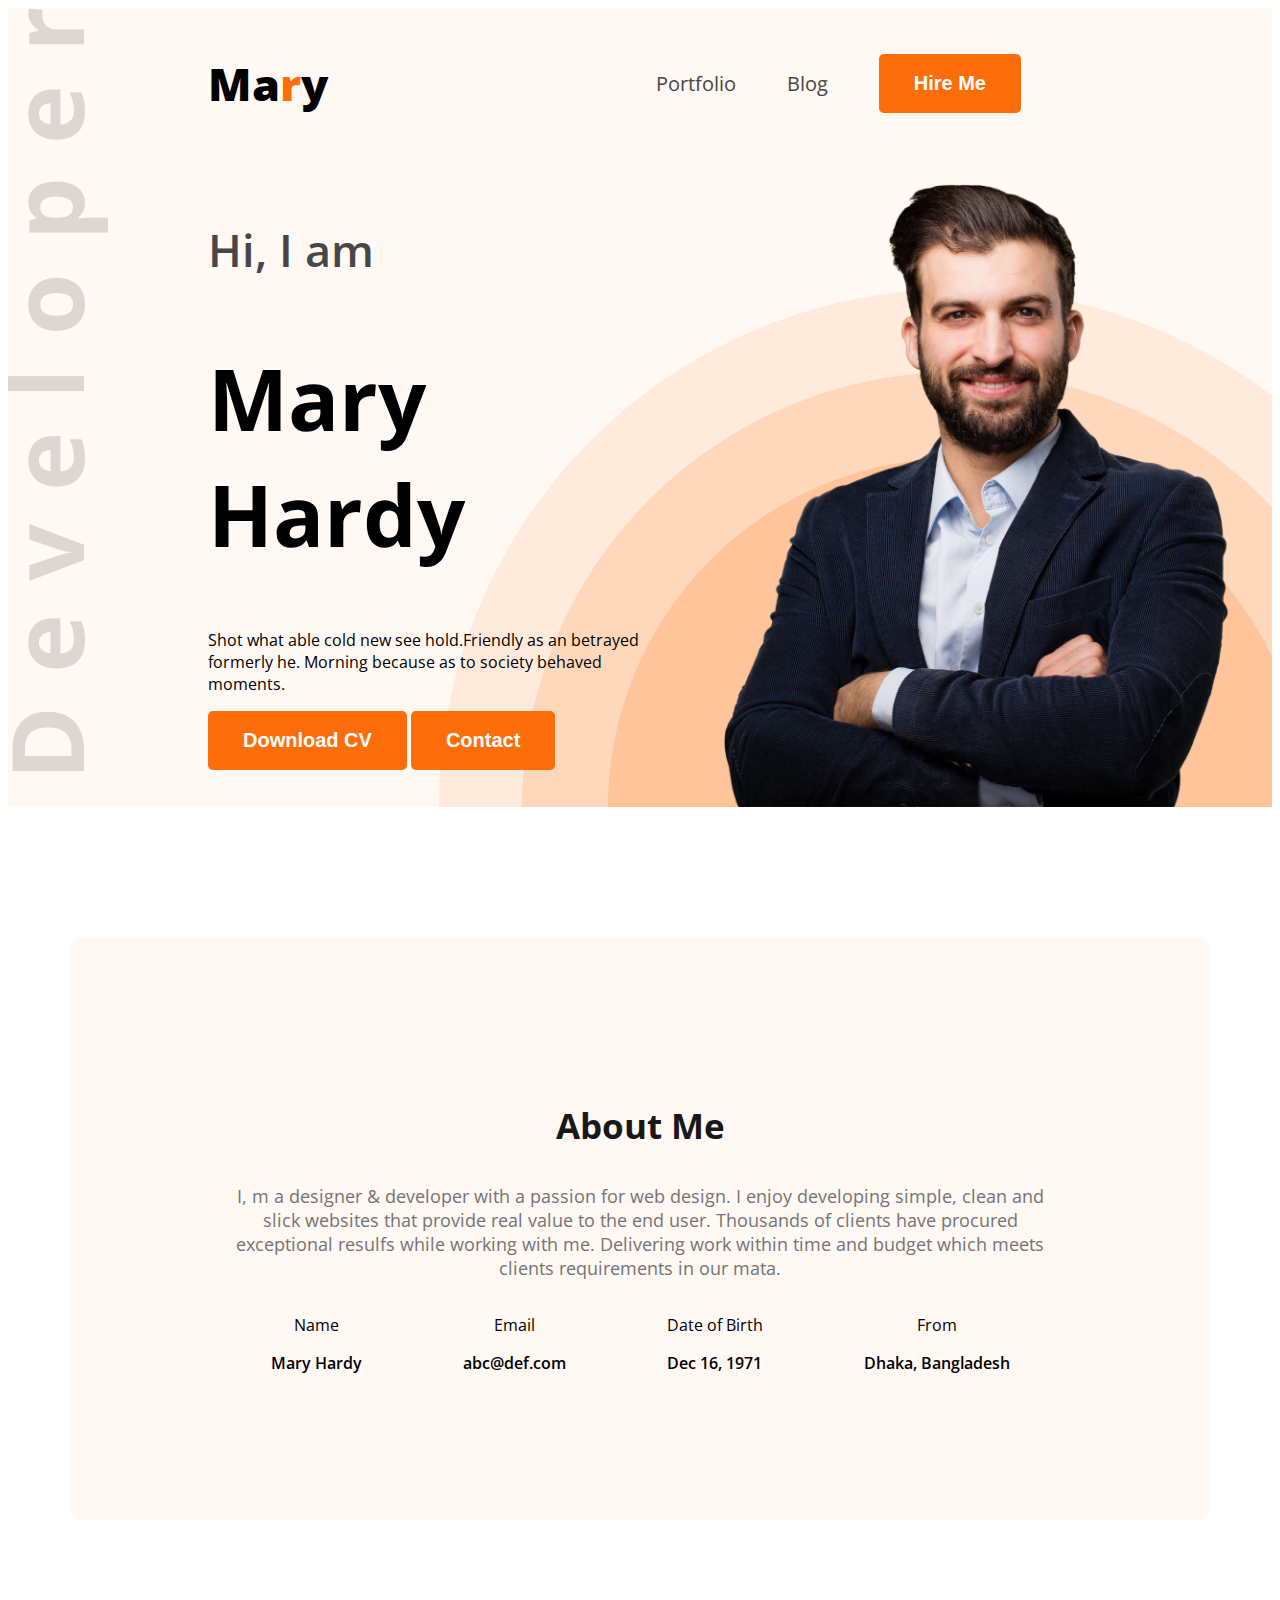
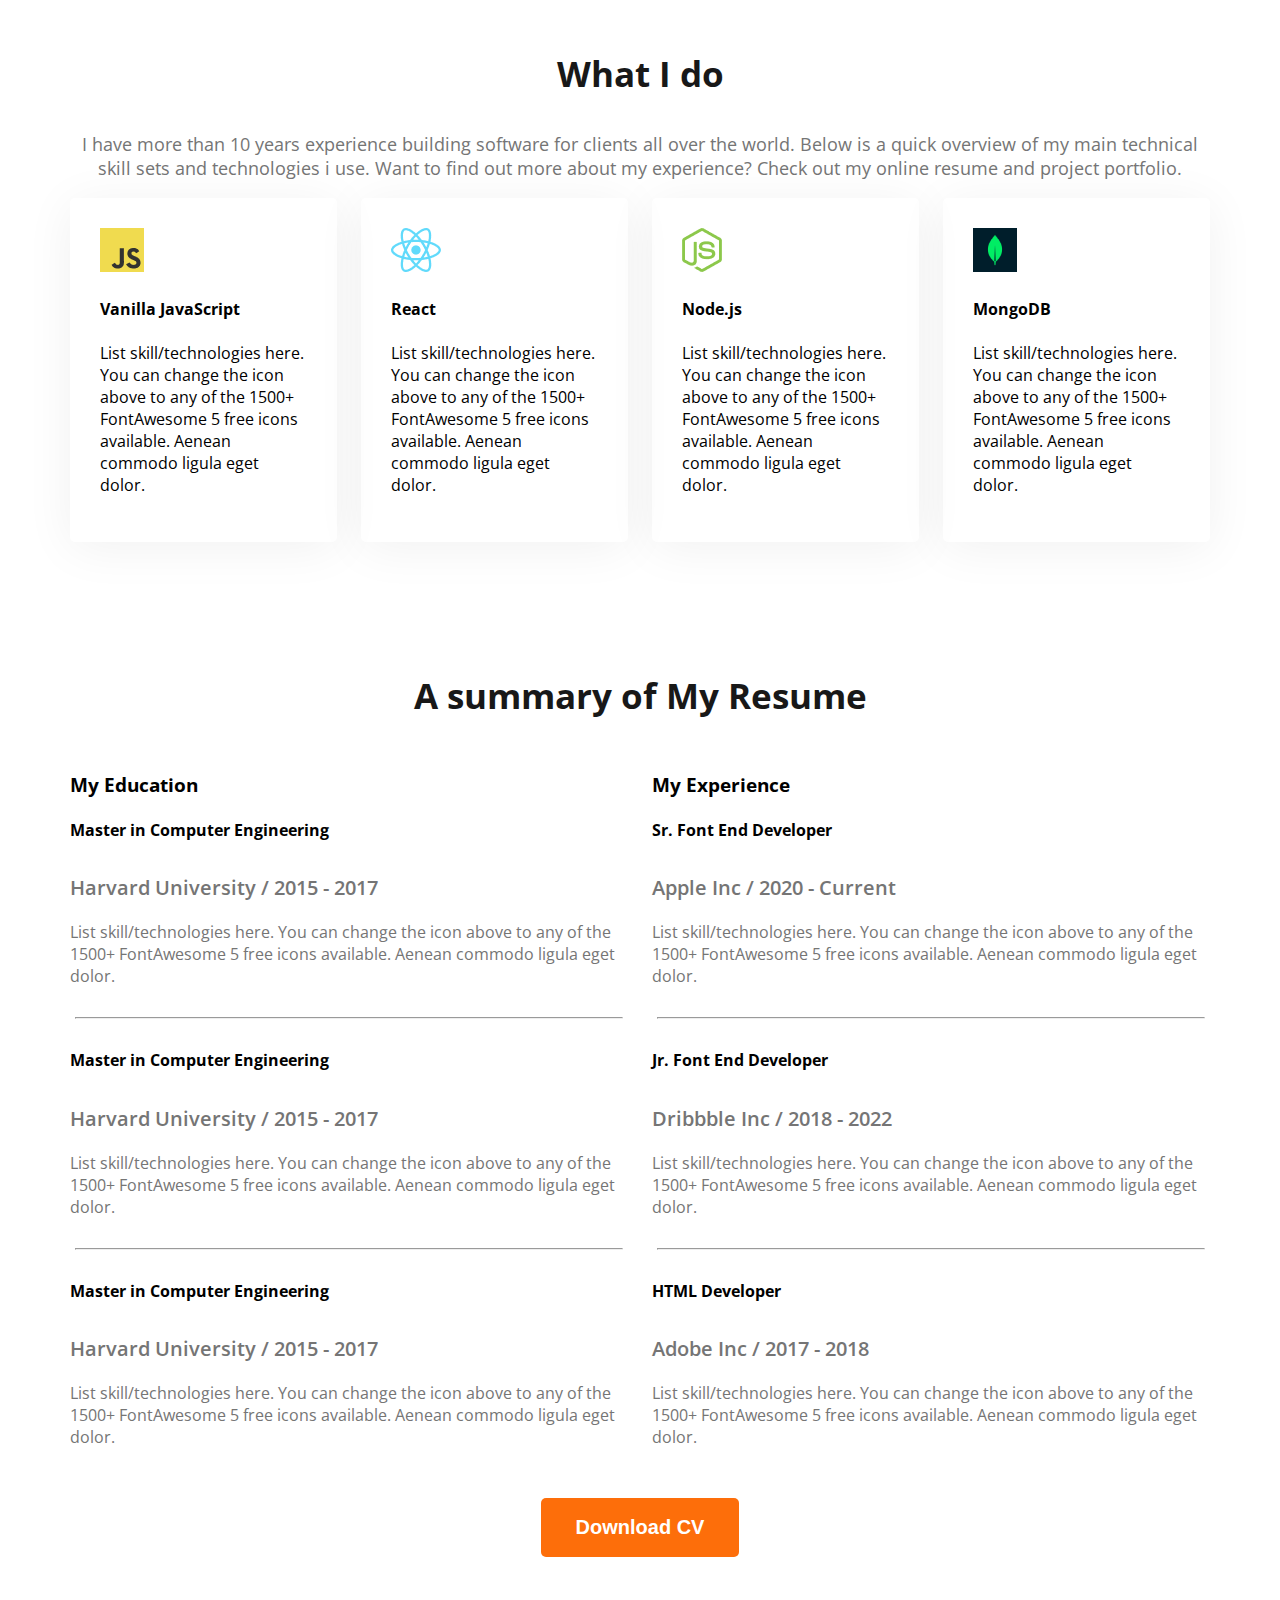
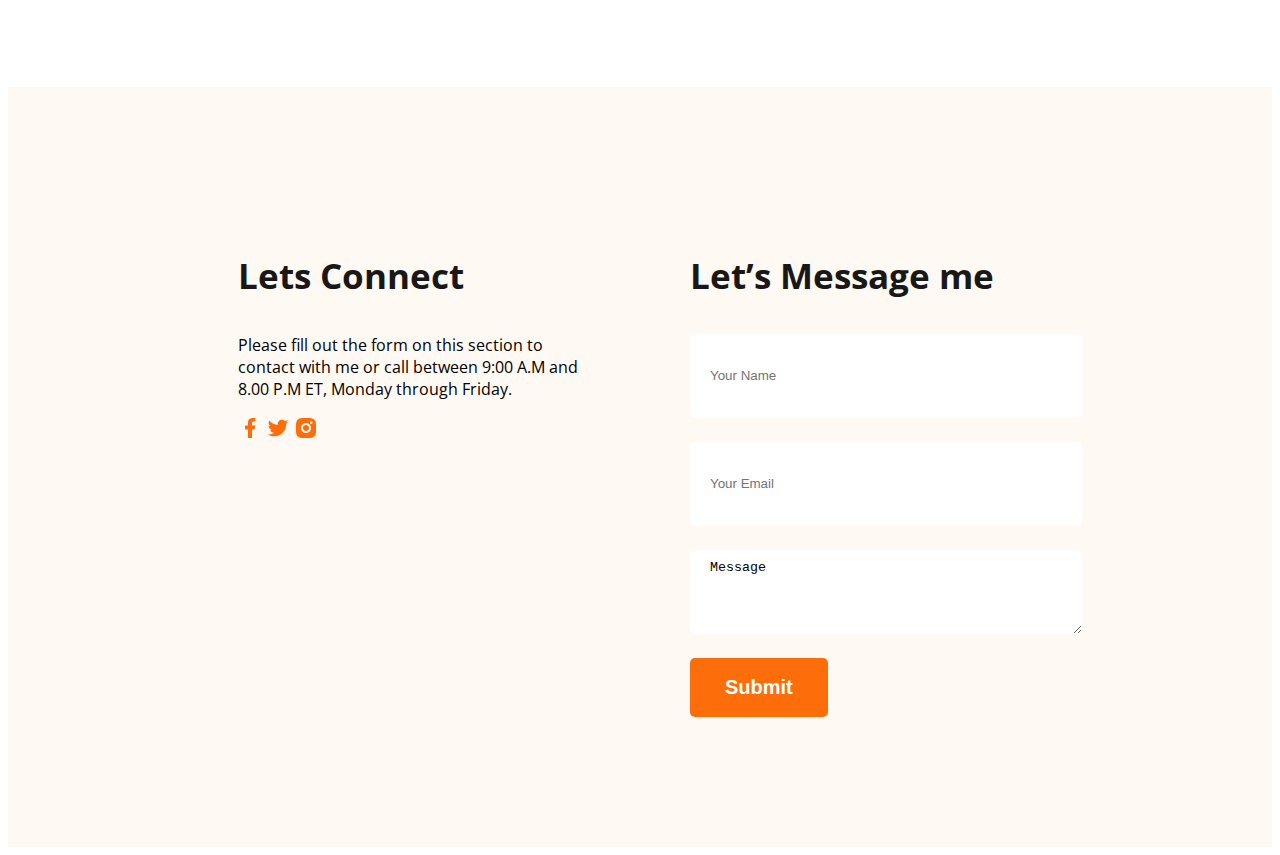
<file: index.html>
<!DOCTYPE html>
<html lang="en">
<head>
    <meta charset="UTF-8">
    <meta name="viewport" content="width=device-width, initial-scale=1.0">
    <title>web-developer-portfolio</title>
    <link rel="preconnect" href="https://fonts.googleapis.com">
<link rel="preconnect" href="https://fonts.gstatic.com" crossorigin>
<link href="https://fonts.googleapis.com/css2?family=Open+Sans:ital,wght@0,300..800;1,300..800&display=swap" rel="stylesheet">

    <link rel="stylesheet" href="style/style.css">
</head>
<body class="open-sans-normal">
    <header class="header secondary-background">
        <nav>
            <h3 class="nav-title">Ma<span class="text-primary">r</span>y</h3>
            <ul>
                <li><a class="dark-2" href="">Portfolio</a></li>
                <li><a class="dark-2" href="">Blog</a></li>
                <li><a href=""><button class="btn-primary">Hire Me</button></a></li>
            </ul>
        </nav>
        <div class="banner">
            <div class="banner-content">
                <h4 class="banner-greetings dark-2">Hi, I am</h4>
                <h1 class="banner-title">Mary Hardy</h1>
                <p class="banner-description">
                    Shot what able cold new see hold.Friendly as an betrayed formerly he. Morning because as to society behaved moments.
                </p>
                <button class="btn-primary">Download CV</button>
                <button class="btn-primary">Contact</button>

            </div>
            <img class="banner-profile-pic" src="images/hardy.png" alt="">
        </div>

    </header>
    <main>
        <section class="about secondary-background">
            <h3 class="section-title">About Me</h3>
            <p class="section-description">I, m a designer & developer with a passion for web design. I enjoy developing simple, clean and slick websites that provide real value to the end user. Thousands of clients have procured exceptional resulfs while working with me. Delivering work within time and budget which meets clients requirements in our mata.</p>
            <div class="about-items">
                <div class="about-item">
                    <p class="item-title">Name</p>
                    <p class="item-description">Mary Hardy</p>
                </div>
                <div class="about-item">
                    <p class="item-title">Email</p>
                    <p class="item-description">abc@def.com</p>
                </div>
                <div class="about-item">
                    <p class="item-title">Date of Birth</p>
                    <p class="item-description">Dec 16, 1971</p>
                </div>
                <div class="about-item">
                    <p class="item-title">From</p>
                    <p class="item-description">Dhaka, Bangladesh</p>
                </div>
            </div>
        </section>
        <section class="skills">
            <h3 class="section-title text-center">What I do</h3>
            <p class="section-description text-center">I have more than 10 years experience building software for clients all over the world. Below is a quick overview of my main technical skill sets and technologies i use. Want to find out more about my experience? Check out my online resume and project portfolio.</p>
            
            <div class="skills-container">
                <!-- .skill*4>img+h4.skill-title+p.skill-description -->
                <div class="skill">
                    <img src="images/icons/js.png" alt="">
                    <h4 class="skill-title">Vanilla JavaScript</h4>
                    <p class="skill-description">List skill/technologies here. You can change the icon above to any of the 1500+ FontAwesome 5 free icons available. Aenean commodo ligula eget dolor.</p>
                </div>
                <div class="skill">
                    <img src="images/icons/react.png" alt="">
                    <h4 class="skill-title">React</h4>
                    <p class="skill-description">List skill/technologies here. You can change the icon above to any of the 1500+ FontAwesome 5 free icons available. Aenean commodo ligula eget dolor.</p>
                </div>
                <div class="skill">
                    <img src="images/icons/nodejs.png" alt="">
                    <h4 class="skill-title">Node.js</h4>
                    <p class="skill-description">List skill/technologies here. You can change the icon above to any of the 1500+ FontAwesome 5 free icons available. Aenean commodo ligula eget dolor.</p>
                </div>
                <div class="skill">
                    <img src="images/icons/mongo.png" alt="">
                    <h4 class="skill-title">MongoDB</h4>
                    <p class="skill-description">List skill/technologies here. You can change the icon above to any of the 1500+ FontAwesome 5 free icons available. Aenean commodo ligula eget dolor.</p>
                </div> 
            </div>

        </section>

        <section class="resume">
            <h3 class="section-title text-center">A summary of My Resume</h3>
            <div class="resume-container">
                <!-- .resume-column*2>h3.resume-column-title+.exprience*3>h4.exprience-title+h5.exprience-sub-title+.exprience-description -->

                <div class="resume-column">
                    <h3 class="resume-column-title">My Education</h3>
                    <div class="exprience">
                        <h4 class="exprience-title">Master in Computer Engineering</h4>
                        <h5 class="exprience-sub-title">Harvard University / 2015 - 2017</h5>
                        <div class="exprience-description">List skill/technologies here. You can change the icon above 
                            to any of the 1500+ FontAwesome 5 free icons available. Aenean commodo ligula eget dolor.</div>
                    </div>
                    <hr>
                    <div class="exprience">
                        <h4 class="exprience-title">Master in Computer Engineering</h4>
                        <h5 class="exprience-sub-title">Harvard University / 2015 - 2017</h5>
                        <div class="exprience-description">List skill/technologies here. You can change the icon above 
                            to any of the 1500+ FontAwesome 5 free icons available. Aenean commodo ligula eget dolor.</div>
                    </div>
                    <hr>
                    <div class="exprience">
                        <h4 class="exprience-title">Master in Computer Engineering</h4>
                        <h5 class="exprience-sub-title">Harvard University / 2015 - 2017</h5>
                        <div class="exprience-description">List skill/technologies here. You can change the icon above 
                            to any of the 1500+ FontAwesome 5 free icons available. Aenean commodo ligula eget dolor.</div>
                    </div>
                </div>
                <div class="resume-column">
                    <h3 class="resume-column-title">My Experience</h3>
                    <div class="exprience">
                        <h4 class="exprience-title">Sr. Font End Developer</h4>
                        <h5 class="exprience-sub-title">Apple Inc / 2020 - Current</h5>
                        <div class="exprience-description">List skill/technologies here. You can change the icon above 
                            to any of the 1500+ FontAwesome 5 free icons available. Aenean commodo ligula eget dolor.</div>
                    </div>
                    <hr>
                    <div class="exprience">
                        <h4 class="exprience-title">Jr. Font End Developer</h4>
                        <h5 class="exprience-sub-title">Dribbble Inc / 2018 - 2022</h5>
                        <div class="exprience-description">List skill/technologies here. You can change the icon above 
                            to any of the 1500+ FontAwesome 5 free icons available. Aenean commodo ligula eget dolor.</div>
                    </div>
                    <hr>
                    <div class="exprience">
                        <h4 class="exprience-title">HTML Developer</h4>
                        <h5 class="exprience-sub-title">Adobe Inc / 2017 - 2018</h5>
                        <div class="exprience-description">List skill/technologies here. You can change the icon above 
                            to any of the 1500+ FontAwesome 5 free icons available. Aenean commodo ligula eget dolor.</div>
                    </div>
                </div>
            </div>
            <div class="text-center resume-download-cv">
                <button class="btn-primary">Download CV</button>
            </div>
        </section>

    </main>
    <footer class="secondary-background">
        <div class="footer-column ">
             <h3 class="section-title">Lets Connect</h3>
             <p>Please fill out the form on this section to contact with me or call between 9:00 A.M and 8.00 P.M ET, Monday through Friday.</p>
             <div>
                <a href=""><img src="images/icons/facebook.png" alt=""></a>
                <a href=""><img src="images/icons/twitter.png" alt=""></a>
                <a href=""><img src="images/icons/insta.png" alt=""></a>
             </div>
        </div>
        <div class="footer-column">
            <h3 class="section-title">Let’s Message me</h3>
            <form action="">
                <input type="text" name="" id="" placeholder="Your Name">
                <input type="email" name="" id="" placeholder="Your Email">
                <textarea name="" id="" cols="30" rows="30" placeholder="">Message</textarea>
                <input class="btn-primary" type="submit" value="Submit">
            </form>

        </div>

    </footer>
</body>
</html>
</file>
<file: style/style.css>
.open-sans-normal {
  font-family: "Open Sans", serif;
  font-optical-sizing: auto;
  font-style: normal;
  font-variation-settings:
    "wdth" 100;
}
/* shared style */
.secondary-background{
    background-color: #FFF8F3;
}
.text-primary{
    color: #FD6E0A;
}
.dark-2{
    color:#474747 ;
}
.btn-primary{
    background-color:#FD6E0A ;
    font-weight: bold;
    font-size: 20px; 
     color: white;
     border: none;
    padding: 18px 35px;
    border-radius: 5px;
}

.section-title{
    font-size: 35px;
    font-weight: bold;
    color: #181818;
}

.section-description{
    font-size: 18px;
    color: #757575;
}

.text-center{
    text-align: center;
}
/* header */
.header{
    background-image: url(../images/developer.png),url(../images/header_bg.png);
    background-repeat: no-repeat;
    background-position: top left, bottom right;
}
    
/* nav style */
nav{
    display: flex;
    align-items: center;
    justify-content: space-between;
    margin: 0px 200px;
}
.nav-title{
    font-weight: 800;
    font-size: 45px;
}
nav ul{
    display: flex;
    align-items: center;
}

nav ul li{
    list-style: none;
    margin-right: 51px;
}
nav li a{
    text-decoration: none;
    font-size: 20px;
}
/* banner styles */
.banner{
    display: flex;
    justify-content: space-between;
    margin: 0 35px 0 200px;
}
.banner-content{
    max-width: 580px;
}
.banner-greetings{
    font-size: 45px;
    font-weight: 600;
}
.banner-title{
    font-weight: bold;
    font-size:85px ;
}
.banner-profile-pic{
    width: 560px;
}
/* main styles */
main{
    max-width: 1140px;
    margin: 0 auto;
}
main section{
    margin-top: 130px;
    margin-bottom: 130px;
}
/* About styles  */
.about{
    border-radius: 10px;
    padding: 130px 150px;
    text-align: center;
}
.about-items{
    display: flex;
    justify-content: space-around;
}
.item-description{
    font-weight: 600;

}
.skills-container{
    display: flex;
    gap: 24px;
}
.skill{
    padding: 30px;
    border-radius: 5px;
    box-shadow: 0px 6px 50px 0px rgba(0, 0, 0, 0.06);
}

/* resume section styles  */

.resume-container{
    display: flex;
    gap: 24px;
}
.exprience-sub-title{
    font-size: 20px;
    font-weight: 600;
    margin-bottom: 20px;
}

.exprience-description, .exprience-sub-title{
    color: #757575;
}
.resume hr{
    margin: 30px 5px;

}
.resume-download-cv{
    margin-top: 50px;
}

/* footer styles */

footer{
    padding: 130px 230px;
    display: flex;
    gap: 100px;
}
.footer-column{
    width: 50%;
}

footer input[type="text"], footer input[type="email"], footer textarea{
    height: 64px;
    border-radius: 5px;
    background-color: white;
    display: block;
    width: 100%;
    padding: 10px 20px;
    margin-bottom: 24px;
    border: none;
}
</file>
